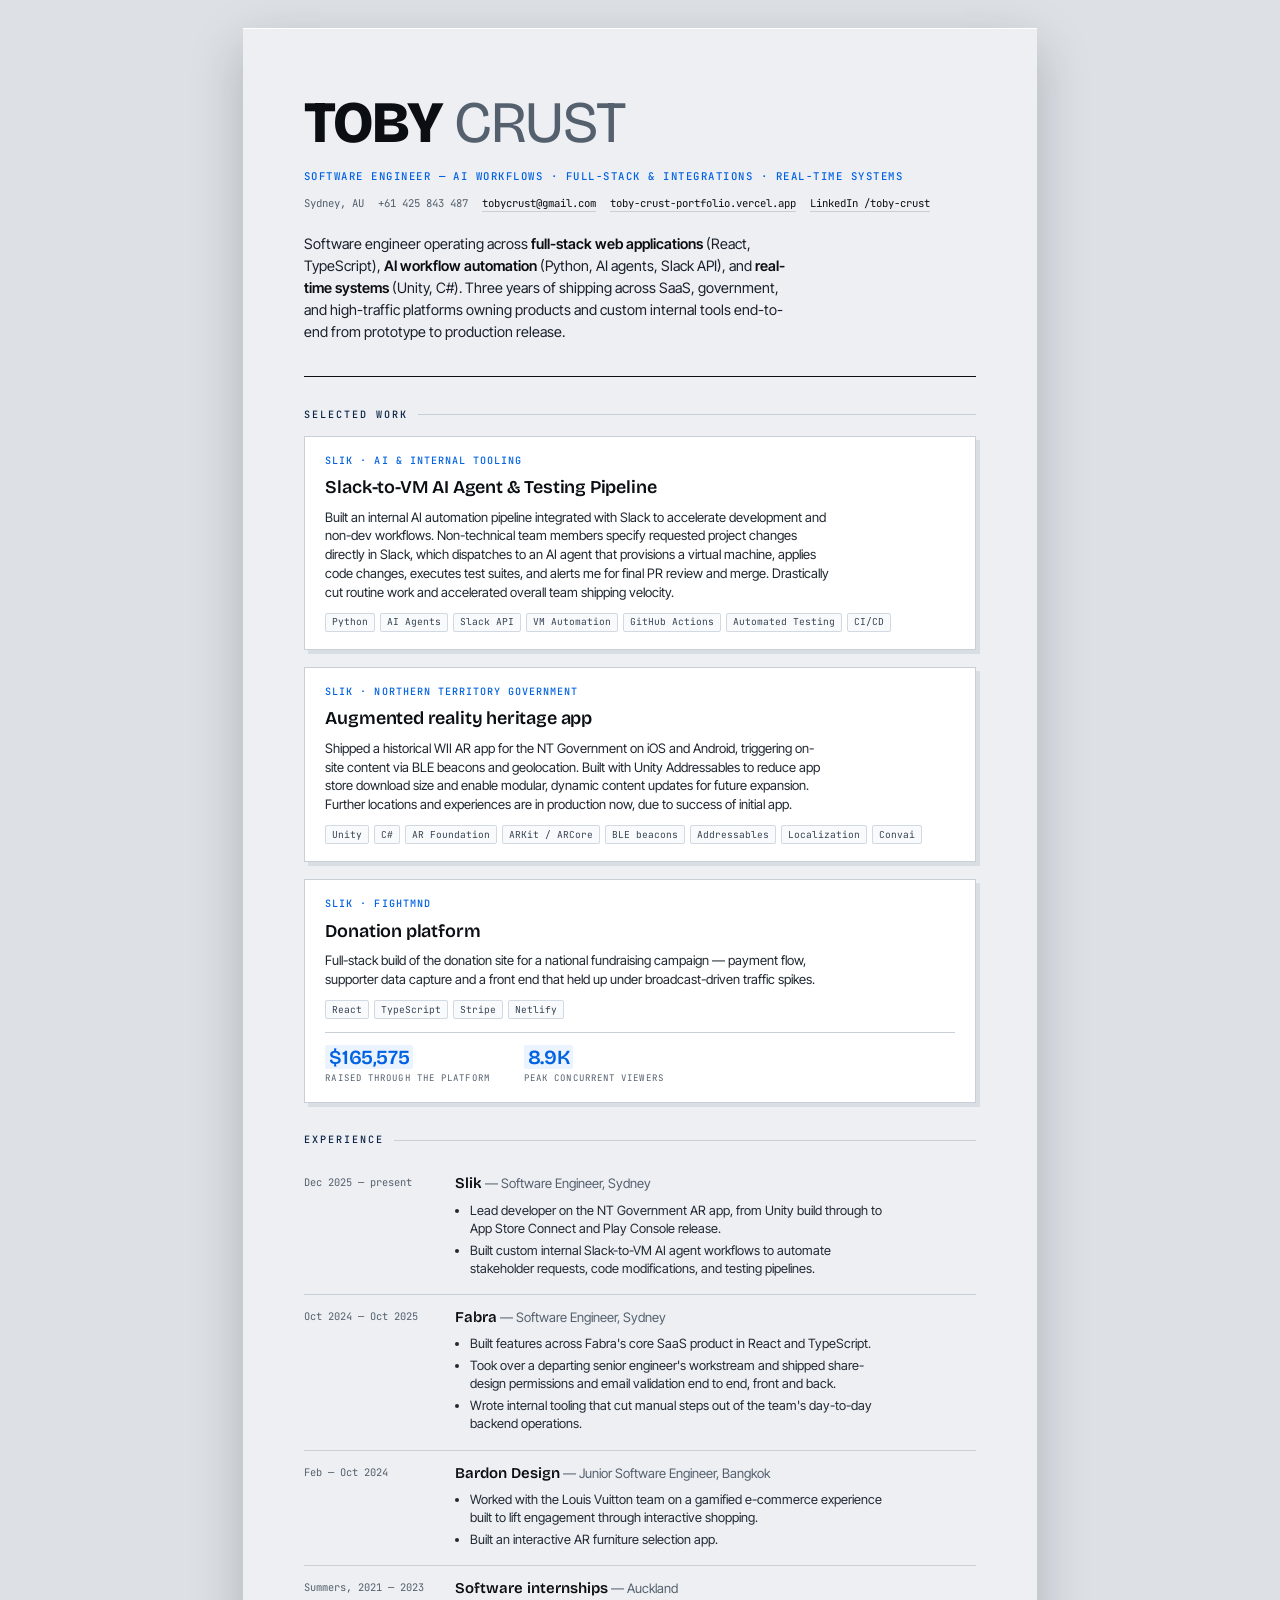
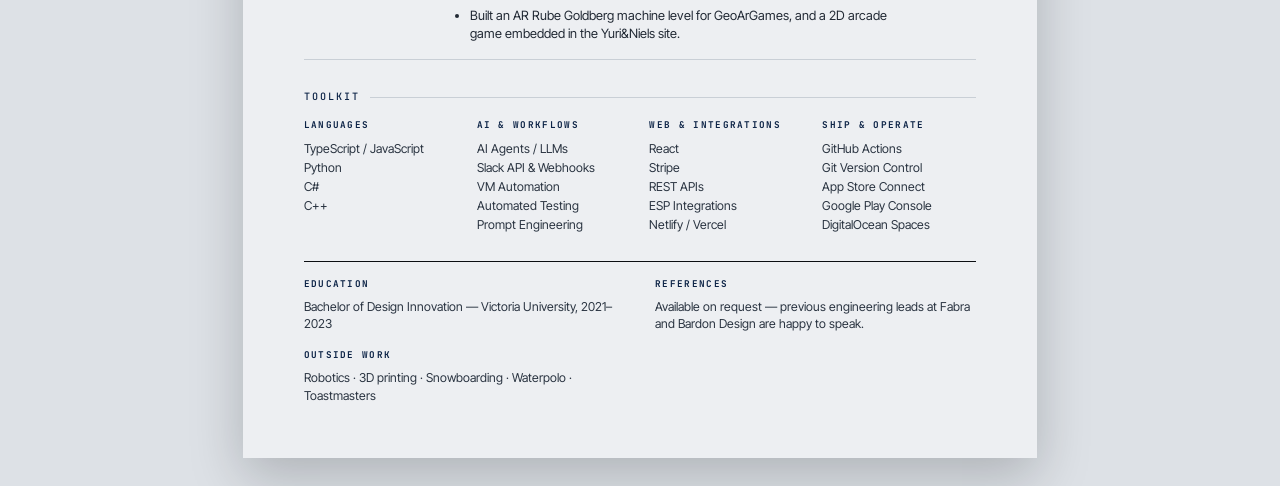
<file: index.html>
<!DOCTYPE html>
<html lang="en">

<head>
  <meta charset="utf-8">
  <meta name="viewport" content="width=device-width, initial-scale=1">
  <title>Toby Crust — CV</title>
  <link rel="preconnect" href="https://fonts.googleapis.com">
  <link rel="preconnect" href="https://fonts.gstatic.com" crossorigin>
  <link
    href="https://fonts.googleapis.com/css2?family=Bricolage+Grotesque:opsz,wght@12..96,400;12..96,600;12..96,800&family=Inter+Tight:wght@400;500;600&family=JetBrains+Mono:wght@400;500&display=swap"
    rel="stylesheet">
  <style>
    :root {
      --paper: #EDEFF2;
      --ink: #0B0E12;
      --ink-soft: #54606E;
      --rule: #C9CFD6;
      --accent: #0062E3;
      --accent-hover: #004FC4;
      --depth: #0D2447;
      --card-bg: #FFFFFF;
      --badge-bg: #EBF3FE;
      --badge-text: #0051BF;
    }

    * {
      box-sizing: border-box;
      margin: 0;
      padding: 0;
    }

    html {
      -webkit-text-size-adjust: 100%;
    }

    body {
      background: #DDE1E6;
      color: var(--ink);
      font-family: "Inter Tight", system-ui, -apple-system, Segoe UI, sans-serif;
      font-size: 10.2pt;
      line-height: 1.45;
      padding: 28px 16px;
    }

    .sheet {
      width: 210mm;
      min-height: 297mm;
      margin: 0 auto;
      background: var(--paper);
      padding: 18mm 16mm 14mm;
      box-shadow: 0 1px 0 #fff inset, 0 18px 50px rgba(11, 14, 18, .22);
      position: relative;
    }

    /* ---- signature: offset depth planes behind the name ---- */
    .mast {
      position: relative;
      padding-bottom: 9mm;
      margin-bottom: 7mm;
      border-bottom: 1.5px solid var(--ink);
    }

    .planes {
      position: absolute;
      inset: auto auto 12mm 0;
      width: 100%;
      height: 0;
    }

    .name {
      font-family: "Bricolage Grotesque", Impact, sans-serif;
      font-weight: 800;
      font-size: 44pt;
      line-height: .92;
      letter-spacing: -.02em;
      text-transform: uppercase;
      position: relative;
      display: inline-block;
    }

    .name .sur {
      font-weight: 400;
      color: var(--ink-soft);
    }

    .name::before,
    .name::after {
      content: attr(data-echo);
      position: absolute;
      left: 0;
      top: 0;
      z-index: -1;
      font-weight: 800;
      -webkit-text-stroke: 1px var(--rule);
      color: transparent;
    }

    .name::before {
      transform: translate(6px, 5px);
    }

    .name::after {
      transform: translate(12px, 10px);
      -webkit-text-stroke-color: #DCE0E5;
    }

    .tag {
      margin-top: 5mm;
      font-family: "JetBrains Mono", ui-monospace, monospace;
      font-size: 8pt;
      letter-spacing: .14em;
      text-transform: uppercase;
      color: var(--accent);
      font-weight: 500;
    }

    .contact {
      margin-top: 3mm;
      display: flex;
      flex-wrap: wrap;
      gap: 0 14px;
      font-family: "JetBrains Mono", ui-monospace, monospace;
      font-size: 8pt;
      color: var(--ink-soft);
    }

    .contact a {
      color: var(--ink);
      text-decoration: none;
      border-bottom: 1px solid var(--rule);
      transition: color 0.15s, border-color 0.15s;
    }

    .contact a:hover {
      color: var(--accent);
      border-color: var(--accent);
    }

    .lede {
      font-size: 10.8pt;
      line-height: 1.52;
      max-width: 62ch;
      margin-top: 5.5mm;
      color: #1a202c;
    }

    .lede b {
      font-weight: 600;
      color: var(--ink);
    }

    h2 {
      font-family: "JetBrains Mono", ui-monospace, monospace;
      font-size: 7.6pt;
      font-weight: 500;
      letter-spacing: .2em;
      text-transform: uppercase;
      color: var(--depth);
      display: flex;
      align-items: center;
      gap: 10px;
      margin: 8mm 0 3.5mm;
    }

    h2::after {
      content: "";
      flex: 1;
      height: 1px;
      background: var(--rule);
    }

    /* ---- project cards: stacked-plane shadow, echoing the depth idea ---- */
    .proj {
      position: relative;
      background: var(--card-bg);
      border: 1px solid var(--rule);
      padding: 4.5mm 5.5mm;
      margin-bottom: 4.5mm;
      box-shadow: 4px 4px 0 #D8DEE4;
      break-inside: avoid;
      page-break-inside: avoid;
    }

    .proj h3 {
      font-family: "Bricolage Grotesque", sans-serif;
      font-size: 13.5pt;
      font-weight: 600;
      letter-spacing: -.01em;
      color: var(--ink);
    }

    .proj .who {
      font-family: "JetBrains Mono", monospace;
      font-size: 7.6pt;
      letter-spacing: .1em;
      text-transform: uppercase;
      color: var(--accent);
      font-weight: 500;
      margin-bottom: 1.5mm;
    }

    .proj p {
      margin-top: 2mm;
      max-width: 63ch;
      font-size: 9.8pt;
      line-height: 1.44;
      color: #1e2630;
    }

    .stack {
      margin-top: 3mm;
      display: flex;
      flex-wrap: wrap;
      gap: 5px;
    }

    .stack span {
      font-family: "JetBrains Mono", monospace;
      font-size: 7.2pt;
      border: 1px solid #D1D9E2;
      background: #F8FAFC;
      padding: 1.5px 6px;
      color: #384554;
      border-radius: 2px;
    }

    .metrics {
      display: flex;
      gap: 9mm;
      margin-top: 3.5mm;
      border-top: 1px solid var(--rule);
      padding-top: 2.5mm;
    }

    .metric .n {
      font-family: "Bricolage Grotesque", sans-serif;
      font-size: 15pt;
      font-weight: 800;
      letter-spacing: -.02em;
      color: var(--accent);
    }

    .metric .l {
      font-family: "JetBrains Mono", monospace;
      font-size: 6.8pt;
      letter-spacing: .12em;
      text-transform: uppercase;
      color: var(--ink-soft);
    }

    .highlight {
      color: var(--accent);
      background: var(--badge-bg);
      padding: 0 4px;
      border-radius: 2px;
      font-weight: 600;
    }

    /* ---- roles ---- */
    .role {
      display: grid;
      grid-template-columns: 34mm 1fr;
      gap: 6mm;
      padding: 3.2mm 0;
      border-bottom: 1px solid var(--rule);
      break-inside: avoid;
    }

    .role:last-of-type {
      border-bottom: 0;
    }

    .role .when {
      font-family: "JetBrains Mono", monospace;
      font-size: 7.8pt;
      color: var(--ink-soft);
      padding-top: 2px;
    }

    .role .what strong {
      font-family: "Bricolage Grotesque", sans-serif;
      font-size: 11.2pt;
      font-weight: 600;
      color: var(--ink);
    }

    .role .what em {
      font-style: normal;
      color: var(--ink-soft);
      font-size: 9.8pt;
    }

    .role ul {
      margin: 1.8mm 0 0 4mm;
      max-width: 61ch;
      font-size: 9.6pt;
    }

    .role li {
      margin-bottom: 1mm;
      line-height: 1.42;
      color: #212934;
    }

    /* ---- skills ---- */
    .grid {
      display: grid;
      grid-template-columns: repeat(4, 1fr);
      gap: 5mm;
    }

    .grid h4 {
      font-family: "JetBrains Mono", monospace;
      font-size: 7pt;
      letter-spacing: .14em;
      text-transform: uppercase;
      color: var(--depth);
      margin-bottom: 2mm;
    }

    .grid ul {
      list-style: none;
      font-size: 9.2pt;
      line-height: 1.55;
      color: #2a3441;
    }

    .foot {
      display: grid;
      grid-template-columns: 1fr 1fr;
      gap: 8mm;
      margin-top: 7mm;
      padding-top: 4mm;
      border-top: 1.5px solid var(--ink);
      font-size: 9.2pt;
      color: #2a3441;
    }

    .foot h4 {
      font-family: "JetBrains Mono", monospace;
      font-size: 7pt;
      letter-spacing: .14em;
      text-transform: uppercase;
      color: var(--depth);
      margin-bottom: 2mm;
    }

    @media print {
      body {
        background: #fff;
        padding: 0;
      }

      .sheet {
        box-shadow: none;
        margin: 0;
        width: auto;
        min-height: 0;
        padding: 12mm 13mm;
      }

      a {
        color: var(--ink);
      }
    }

    @page {
      size: A4;
      margin: 0;
    }

    @media (max-width:820px) {
      .sheet {
        width: 100%;
        padding: 10mm 7mm;
      }

      .name {
        font-size: 32pt;
      }

      .grid {
        grid-template-columns: repeat(2, 1fr);
      }

      .role {
        grid-template-columns: 1fr;
        gap: 1mm;
      }

      .foot {
        grid-template-columns: 1fr;
      }
    }
  </style>
</head>

<body>
  <div class="sheet">

    <header class="mast">
      <div class="name" data-echo="Toby Crust">Toby <span class="sur">Crust</span></div>
      <div class="tag">Software Engineer — AI Workflows · Full-Stack &amp; Integrations · Real-Time Systems</div>
      <div class="contact">
        <span>Sydney, AU</span>
        <span>+61 425 843 487</span>
        <a href="mailto:tobycrust@gmail.com">tobycrust@gmail.com</a>
        <a href="https://toby-crust-portfolio.vercel.app" target="_blank">toby-crust-portfolio.vercel.app</a>
        <a href="https://www.linkedin.com/in/toby-crust-a6a2a2245/" target="_blank">LinkedIn /toby-crust</a>
      </div>
      <p class="lede">Software engineer operating across <b>full-stack web applications</b> (React, TypeScript),
        <b>AI workflow automation</b> (Python, AI agents, Slack API), and <b>real-time systems</b> (Unity, C#). Three
        years of shipping across SaaS, government, and high-traffic platforms owning products and custom internal tools
        end-to-end from prototype to production release.
      </p>
    </header>

    <h2>Selected work</h2>

    <article class="proj">
      <div class="who">Slik · AI &amp; Internal Tooling</div>
      <h3>Slack-to-VM AI Agent &amp; Testing Pipeline</h3>
      <p>Built an internal AI automation pipeline integrated with Slack to accelerate development and non-dev workflows.
        Non-technical team members specify requested project changes directly in Slack, which dispatches to an AI agent
        that provisions a virtual machine, applies code changes, executes test suites, and alerts me for final PR review
        and merge. Drastically cut routine work and accelerated overall team shipping velocity.</p>
      <div class="stack"><span>Python</span><span>AI Agents</span><span>Slack API</span><span>VM
          Automation</span><span>GitHub Actions</span><span>Automated Testing</span><span>CI/CD</span></div>
    </article>

    <article class="proj">
      <div class="who">Slik · Northern Territory Government</div>
      <h3>Augmented reality heritage app</h3>
      <p>Shipped a historical WII AR app for the NT Government on iOS and Android, triggering on-site content via BLE
        beacons and geolocation. Built with Unity Addressables to reduce app store download size and enable modular,
        dynamic content updates for future expansion. Further locations and experiences are in production now, due to
        success of initial app.</p>
      <div class="stack"><span>Unity</span><span>C#</span><span>AR Foundation</span><span>ARKit / ARCore</span><span>BLE
          beacons</span><span>Addressables</span><span>Localization</span><span>Convai</span></div>
    </article>

    <article class="proj">
      <div class="who">Slik · FightMND</div>
      <h3>Donation platform</h3>
      <p>Full-stack build of the donation site for a national fundraising campaign — payment flow, supporter data
        capture and a front end that held up under broadcast-driven traffic spikes.</p>
      <div class="stack"><span>React</span><span>TypeScript</span><span>Stripe</span><span>Netlify</span></div>
      <div class="metrics">
        <div class="metric">
          <div class="n"><span class="highlight">$165,575</span></div>
          <div class="l">Raised through the platform</div>
        </div>
        <div class="metric">
          <div class="n"><span class="highlight">8.9K</span></div>
          <div class="l">Peak concurrent viewers</div>
        </div>
      </div>
    </article>

    <h2>Experience</h2>

    <div class="role">
      <div class="when">Dec 2025 — present</div>
      <div class="what">
        <strong>Slik</strong> <em>— Software Engineer, Sydney</em>
        <ul>
          <li>Lead developer on the NT Government AR app, from Unity build through to App Store Connect and Play Console
            release.</li>
          <li>Built custom internal Slack-to-VM AI agent workflows to automate stakeholder requests, code modifications,
            and testing pipelines.</li>
        </ul>
      </div>
    </div>

    <div class="role">
      <div class="when">Oct 2024 — Oct 2025</div>
      <div class="what">
        <strong>Fabra</strong> <em>— Software Engineer, Sydney</em>
        <ul>
          <li>Built features across Fabra's core SaaS product in React and TypeScript.</li>
          <li>Took over a departing senior engineer's workstream and shipped share-design permissions and email
            validation end to end, front and back.</li>
          <li>Wrote internal tooling that cut manual steps out of the team's day-to-day backend operations.</li>
        </ul>
      </div>
    </div>

    <div class="role">
      <div class="when">Feb — Oct 2024</div>
      <div class="what">
        <strong>Bardon Design</strong> <em>— Junior Software Engineer, Bangkok</em>
        <ul>
          <li>Worked with the Louis Vuitton team on a gamified e-commerce experience built to lift engagement through
            interactive shopping.</li>
          <li>Built an interactive AR furniture selection app.</li>
        </ul>
      </div>
    </div>

    <div class="role">
      <div class="when">Summers, 2021 — 2023</div>
      <div class="what">
        <strong>Software internships</strong> <em>— Auckland</em>
        <ul>
          <li>Built an AR Rube Goldberg machine level for GeoArGames, and a 2D arcade game embedded in the
            Yuri&amp;Niels site.</li>
        </ul>
      </div>
    </div>

    <h2>Toolkit</h2>
    <div class="grid">
      <div>
        <h4>Languages</h4>
        <ul>
          <li>TypeScript / JavaScript</li>
          <li>Python</li>
          <li>C#</li>
          <li>C++</li>
        </ul>
      </div>
      <div>
        <h4>AI &amp; Workflows</h4>
        <ul>
          <li>AI Agents / LLMs</li>
          <li>Slack API &amp; Webhooks</li>
          <li>VM Automation</li>
          <li>Automated Testing</li>
          <li>Prompt Engineering</li>
        </ul>
      </div>
      <div>
        <h4>Web &amp; Integrations</h4>
        <ul>
          <li>React</li>
          <li>Stripe</li>
          <li>REST APIs</li>
          <li>ESP Integrations</li>
          <li>Netlify / Vercel</li>
        </ul>
      </div>
      <div>
        <h4>Ship &amp; Operate</h4>
        <ul>
          <li>GitHub Actions</li>
          <li>Git Version Control</li>
          <li>App Store Connect</li>
          <li>Google Play Console</li>
          <li>DigitalOcean Spaces</li>
        </ul>
      </div>
    </div>

    <div class="foot">
      <div>
        <h4>Education</h4>
        Bachelor of Design Innovation — Victoria University, 2021–2023
        <h4 style="margin-top:4mm">Outside work</h4>
        Robotics · 3D printing · Snowboarding · Waterpolo · Toastmasters
      </div>
      <div>
        <h4>References</h4>
        Available on request — previous engineering leads at Fabra and Bardon Design are happy to speak.
      </div>
    </div>

  </div>
</body>

</html>
</file>
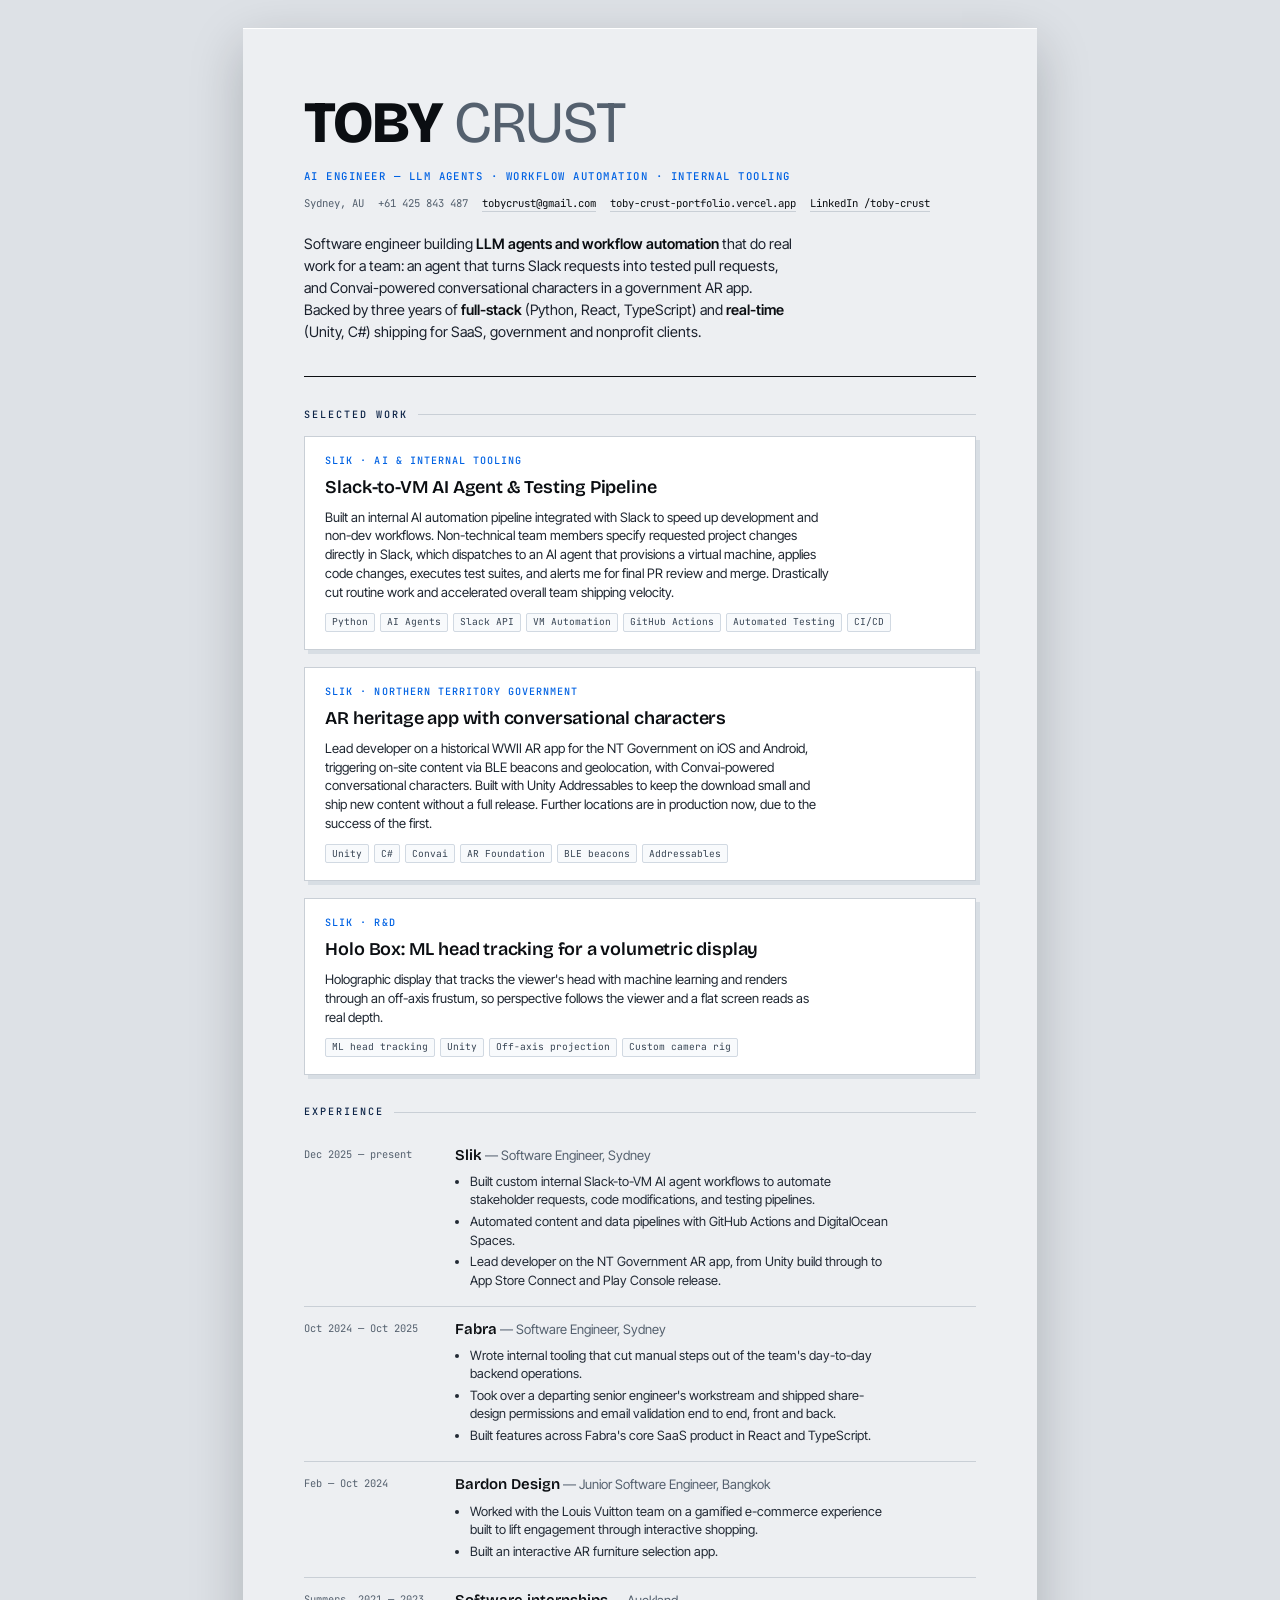
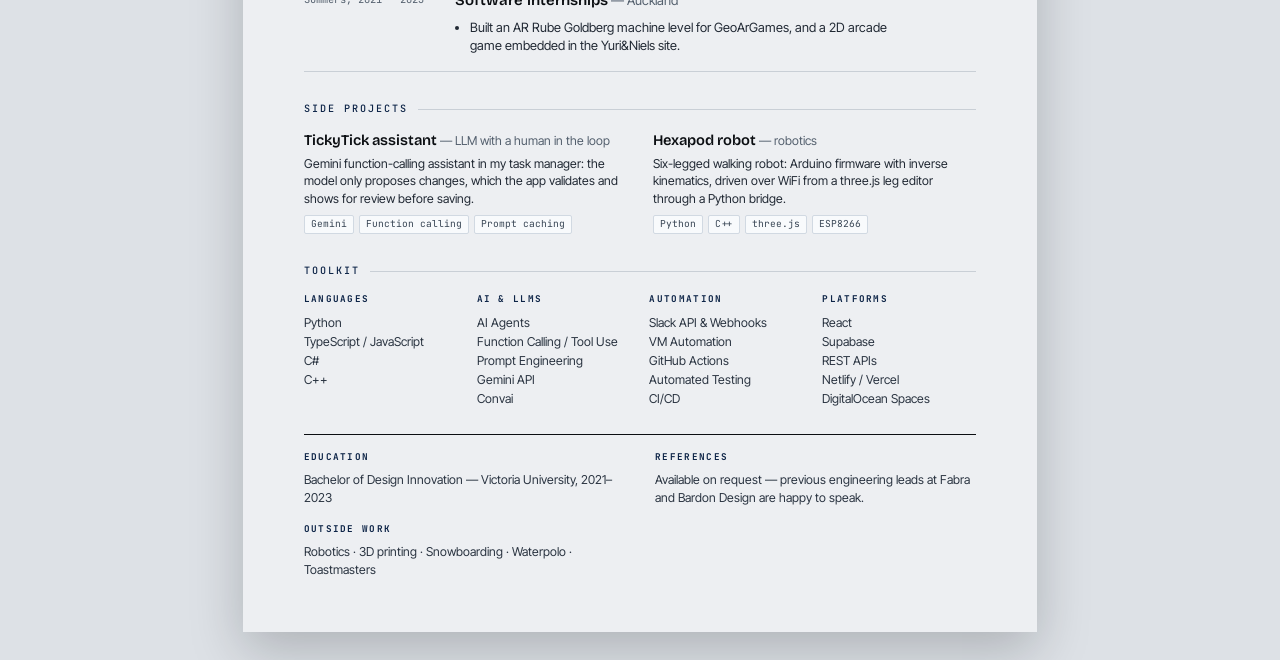
<file: profiles/ai-engineer.html>
<!DOCTYPE html>
<html lang="en">

<head>
  <meta charset="utf-8">
  <meta name="viewport" content="width=device-width, initial-scale=1">
  <title>Toby Crust — CV · AI Engineer</title>
  <link rel="preconnect" href="https://fonts.googleapis.com">
  <link rel="preconnect" href="https://fonts.gstatic.com" crossorigin>
  <link
    href="https://fonts.googleapis.com/css2?family=Bricolage+Grotesque:opsz,wght@12..96,400;12..96,600;12..96,800&family=Inter+Tight:wght@400;500;600&family=JetBrains+Mono:wght@400;500&display=swap"
    rel="stylesheet">
  <link rel="stylesheet" href="../cv.css">
</head>

<body>
  <div class="sheet">

    <header class="mast">
      <div class="name" data-echo="Toby Crust">Toby <span class="sur">Crust</span></div>
      <div class="tag">AI Engineer — LLM Agents · Workflow Automation · Internal Tooling</div>
      <div class="contact">
        <span>Sydney, AU</span>
        <span>+61 425 843 487</span>
        <a href="mailto:tobycrust@gmail.com">tobycrust@gmail.com</a>
        <a href="https://toby-crust-portfolio.vercel.app" target="_blank">toby-crust-portfolio.vercel.app</a>
        <a href="https://www.linkedin.com/in/toby-crust-a6a2a2245/" target="_blank">LinkedIn /toby-crust</a>
      </div>
      <p class="lede">Software engineer building <b>LLM agents and workflow automation</b> that do real work for a
        team: an agent that turns Slack requests into tested pull requests, and Convai-powered conversational
        characters in a government AR app. Backed by three years of <b>full-stack</b> (Python, React,
        TypeScript) and <b>real-time</b> (Unity, C#) shipping for SaaS, government and nonprofit clients.
      </p>
    </header>

    <h2>Selected work</h2>

    <article class="proj">
      <div class="who">Slik · AI &amp; Internal Tooling</div>
      <h3>Slack-to-VM AI Agent &amp; Testing Pipeline</h3>
      <p>Built an internal AI automation pipeline integrated with Slack to speed up development and non-dev workflows.
        Non-technical team members specify requested project changes directly in Slack, which dispatches to an AI agent
        that provisions a virtual machine, applies code changes, executes test suites, and alerts me for final PR review
        and merge. Drastically cut routine work and accelerated overall team shipping velocity.</p>
      <div class="stack"><span>Python</span><span>AI Agents</span><span>Slack API</span><span>VM
          Automation</span><span>GitHub Actions</span><span>Automated Testing</span><span>CI/CD</span></div>
    </article>

    <article class="proj">
      <div class="who">Slik · Northern Territory Government</div>
      <h3>AR heritage app with conversational characters</h3>
      <p>Lead developer on a historical WWII AR app for the NT Government on iOS and Android, triggering on-site
        content via BLE beacons and geolocation, with Convai-powered conversational characters. Built with Unity
        Addressables to keep the download small and ship new content without a full release. Further locations are in
        production now, due to the success of the first.</p>
      <div class="stack"><span>Unity</span><span>C#</span><span>Convai</span><span>AR Foundation</span><span>BLE
          beacons</span><span>Addressables</span></div>
    </article>

    <article class="proj">
      <div class="who">Slik · R&amp;D</div>
      <h3>Holo Box: ML head tracking for a volumetric display</h3>
      <p>Holographic display that tracks the viewer's head with machine learning and renders through an off-axis
        frustum, so perspective follows the viewer and a flat screen reads as real depth.</p>
      <div class="stack"><span>ML head tracking</span><span>Unity</span><span>Off-axis projection</span><span>Custom
          camera rig</span></div>
    </article>

    <h2>Experience</h2>

    <div class="role">
      <div class="when">Dec 2025 — present</div>
      <div class="what">
        <strong>Slik</strong> <em>— Software Engineer, Sydney</em>
        <ul>
          <li>Built custom internal Slack-to-VM AI agent workflows to automate stakeholder requests, code modifications,
            and testing pipelines.</li>
          <li>Automated content and data pipelines with GitHub Actions and DigitalOcean Spaces.</li>
          <li>Lead developer on the NT Government AR app, from Unity build through to App Store Connect and Play Console
            release.</li>
        </ul>
      </div>
    </div>

    <div class="role">
      <div class="when">Oct 2024 — Oct 2025</div>
      <div class="what">
        <strong>Fabra</strong> <em>— Software Engineer, Sydney</em>
        <ul>
          <li>Wrote internal tooling that cut manual steps out of the team's day-to-day backend operations.</li>
          <li>Took over a departing senior engineer's workstream and shipped share-design permissions and email
            validation end to end, front and back.</li>
          <li>Built features across Fabra's core SaaS product in React and TypeScript.</li>
        </ul>
      </div>
    </div>

    <div class="role">
      <div class="when">Feb — Oct 2024</div>
      <div class="what">
        <strong>Bardon Design</strong> <em>— Junior Software Engineer, Bangkok</em>
        <ul>
          <li>Worked with the Louis Vuitton team on a gamified e-commerce experience built to lift engagement through
            interactive shopping.</li>
          <li>Built an interactive AR furniture selection app.</li>
        </ul>
      </div>
    </div>

    <div class="role">
      <div class="when">Summers, 2021 — 2023</div>
      <div class="what">
        <strong>Software internships</strong> <em>— Auckland</em>
        <ul>
          <li>Built an AR Rube Goldberg machine level for GeoArGames, and a 2D arcade game embedded in the
            Yuri&amp;Niels site.</li>
        </ul>
      </div>
    </div>

    <h2>Side projects</h2>
    <div class="side">
      <div>
        <strong>TickyTick assistant</strong> <em>— LLM with a human in the loop</em>
        <p>Gemini function-calling assistant in my task manager: the model only proposes changes, which the app
          validates and shows for review before saving.</p>
        <div class="stack"><span>Gemini</span><span>Function calling</span><span>Prompt caching</span></div>
      </div>
      <div>
        <strong>Hexapod robot</strong> <em>— robotics</em>
        <p>Six-legged walking robot: Arduino firmware with inverse kinematics, driven over WiFi from a three.js leg
          editor through a Python bridge.</p>
        <div class="stack"><span>Python</span><span>C++</span><span>three.js</span><span>ESP8266</span></div>
      </div>
    </div>

    <h2>Toolkit</h2>
    <div class="grid">
      <div>
        <h4>Languages</h4>
        <ul>
          <li>Python</li>
          <li>TypeScript / JavaScript</li>
          <li>C#</li>
          <li>C++</li>
        </ul>
      </div>
      <div>
        <h4>AI &amp; LLMs</h4>
        <ul>
          <li>AI Agents</li>
          <li>Function Calling / Tool Use</li>
          <li>Prompt Engineering</li>
          <li>Gemini API</li>
          <li>Convai</li>
        </ul>
      </div>
      <div>
        <h4>Automation</h4>
        <ul>
          <li>Slack API &amp; Webhooks</li>
          <li>VM Automation</li>
          <li>GitHub Actions</li>
          <li>Automated Testing</li>
          <li>CI/CD</li>
        </ul>
      </div>
      <div>
        <h4>Platforms</h4>
        <ul>
          <li>React</li>
          <li>Supabase</li>
          <li>REST APIs</li>
          <li>Netlify / Vercel</li>
          <li>DigitalOcean Spaces</li>
        </ul>
      </div>
    </div>

    <div class="foot">
      <div>
        <h4>Education</h4>
        Bachelor of Design Innovation — Victoria University, 2021–2023
        <h4 style="margin-top:4mm">Outside work</h4>
        Robotics · 3D printing · Snowboarding · Waterpolo · Toastmasters
      </div>
      <div>
        <h4>References</h4>
        Available on request — previous engineering leads at Fabra and Bardon Design are happy to speak.
      </div>
    </div>

  </div>
</body>

</html>
</file>
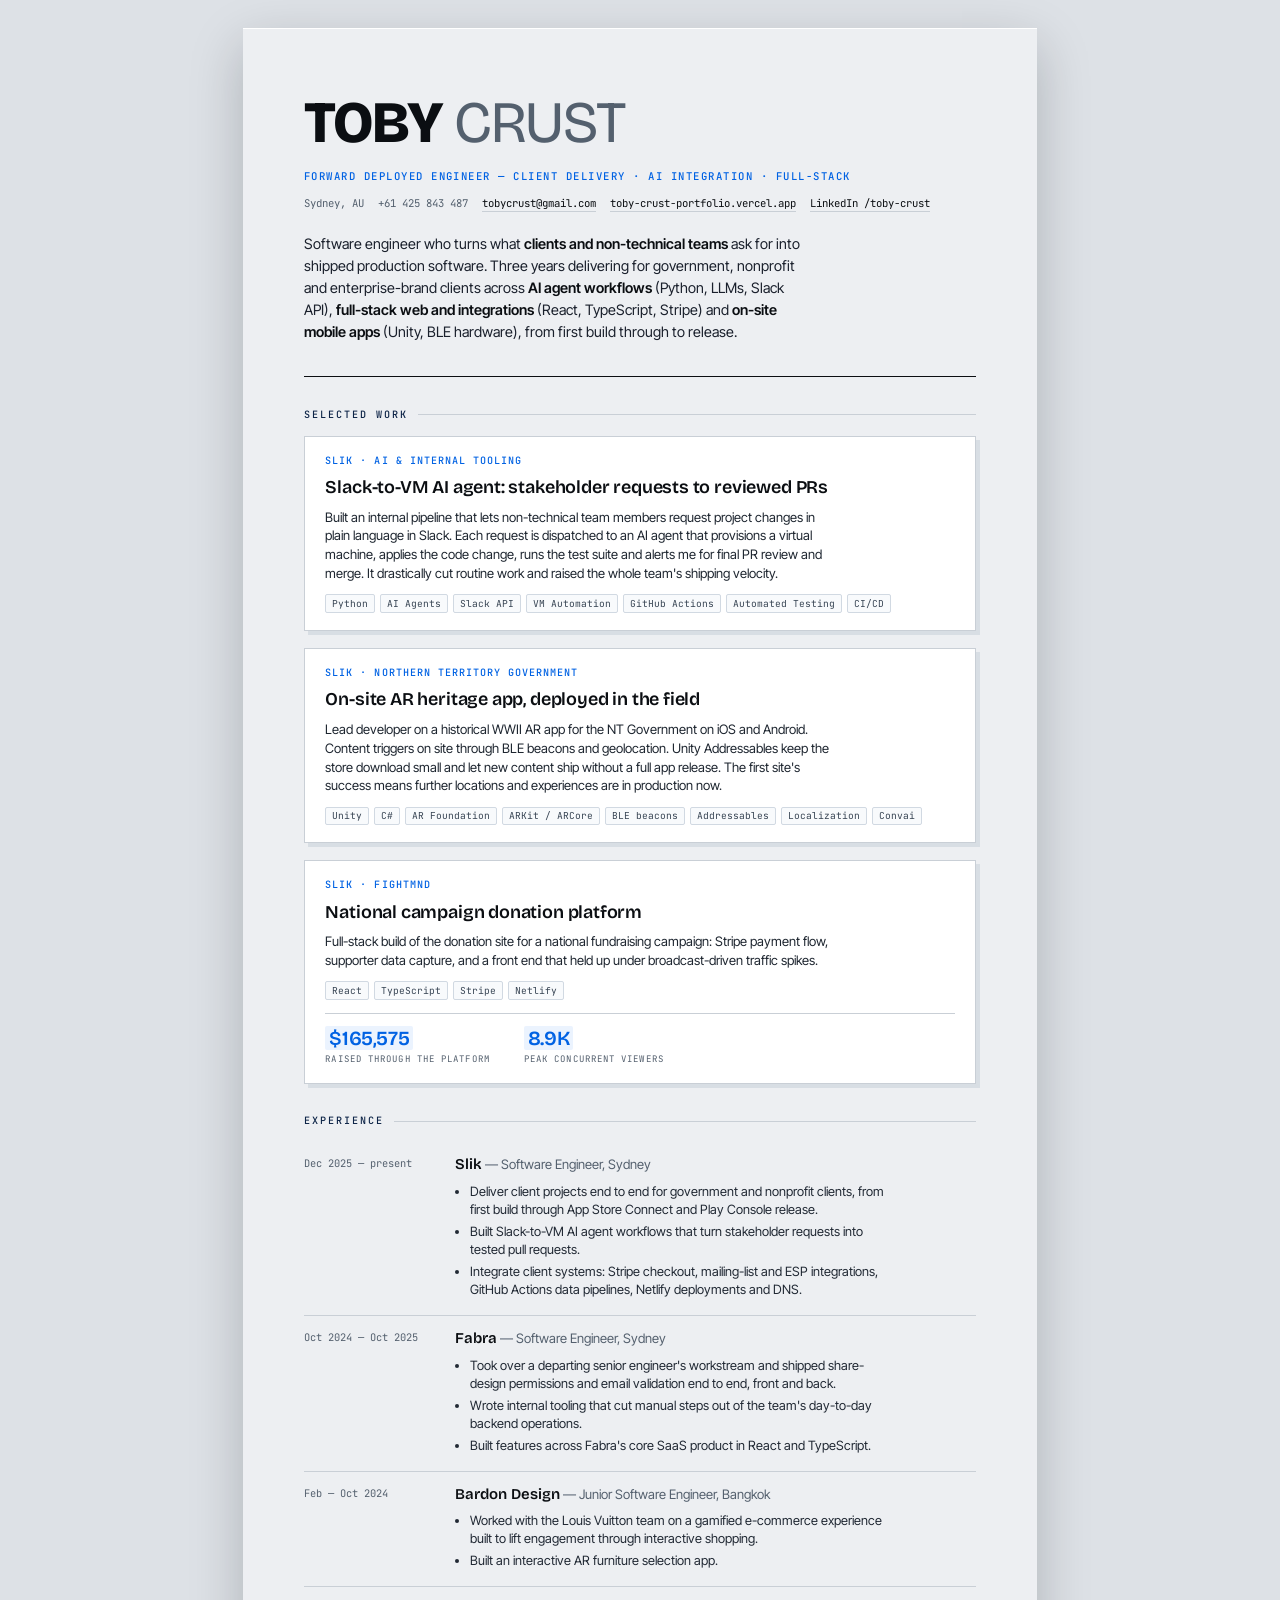
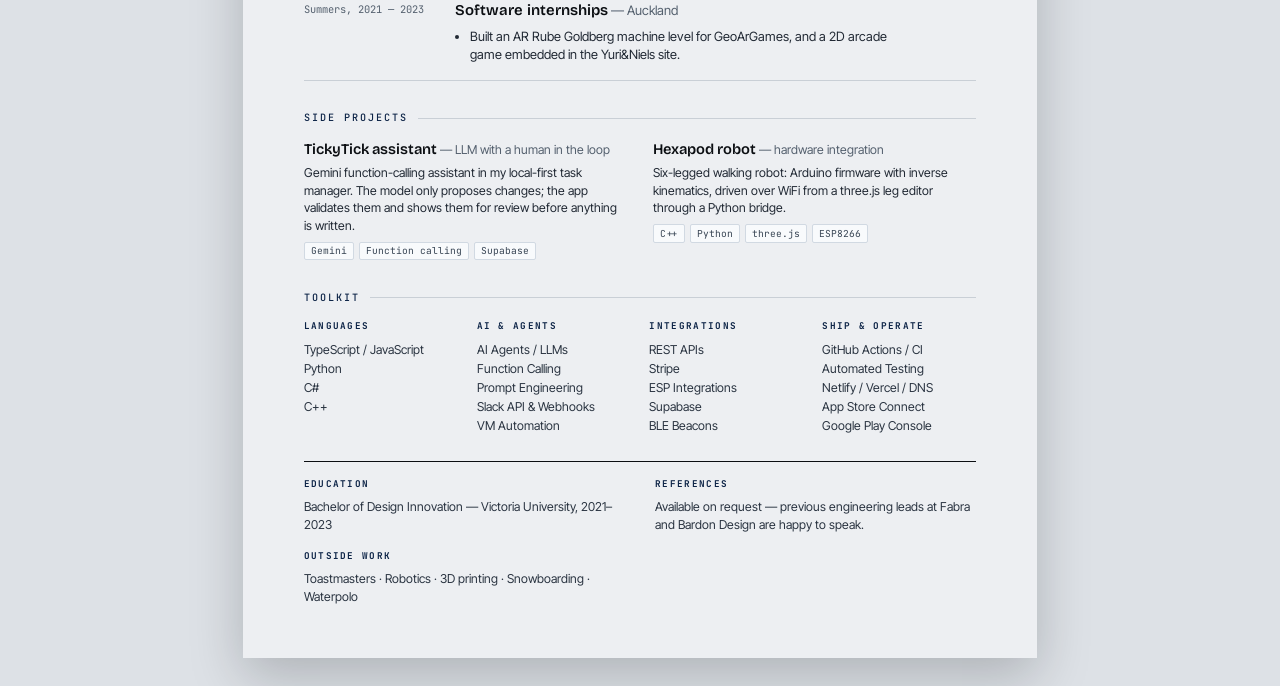
<file: profiles/forward-deployed-engineer.html>
<!DOCTYPE html>
<html lang="en">

<head>
  <meta charset="utf-8">
  <meta name="viewport" content="width=device-width, initial-scale=1">
  <title>Toby Crust — CV · Forward Deployed Engineer</title>
  <link rel="preconnect" href="https://fonts.googleapis.com">
  <link rel="preconnect" href="https://fonts.gstatic.com" crossorigin>
  <link
    href="https://fonts.googleapis.com/css2?family=Bricolage+Grotesque:opsz,wght@12..96,400;12..96,600;12..96,800&family=Inter+Tight:wght@400;500;600&family=JetBrains+Mono:wght@400;500&display=swap"
    rel="stylesheet">
  <link rel="stylesheet" href="../cv.css">
</head>

<body>
  <div class="sheet">

    <header class="mast">
      <div class="name" data-echo="Toby Crust">Toby <span class="sur">Crust</span></div>
      <div class="tag">Forward Deployed Engineer — Client Delivery · AI Integration · Full-Stack</div>
      <div class="contact">
        <span>Sydney, AU</span>
        <span>+61 425 843 487</span>
        <a href="mailto:tobycrust@gmail.com">tobycrust@gmail.com</a>
        <a href="https://toby-crust-portfolio.vercel.app" target="_blank">toby-crust-portfolio.vercel.app</a>
        <a href="https://www.linkedin.com/in/toby-crust-a6a2a2245/" target="_blank">LinkedIn /toby-crust</a>
      </div>
      <p class="lede">Software engineer who turns what <b>clients and non-technical teams</b> ask for into shipped
        production software. Three years delivering for government, nonprofit and enterprise-brand clients across
        <b>AI agent workflows</b> (Python, LLMs, Slack API), <b>full-stack web and integrations</b> (React, TypeScript,
        Stripe) and <b>on-site mobile apps</b> (Unity, BLE hardware), from first build through to release.
      </p>
    </header>

    <h2>Selected work</h2>

    <article class="proj">
      <div class="who">Slik · AI &amp; Internal Tooling</div>
      <h3>Slack-to-VM AI agent: stakeholder requests to reviewed PRs</h3>
      <p>Built an internal pipeline that lets non-technical team members request project changes in plain language in
        Slack. Each request is dispatched to an AI agent that provisions a virtual machine, applies the code change,
        runs the test suite and alerts me for final PR review and merge. It drastically cut routine work and raised the
        whole team's shipping velocity.</p>
      <div class="stack"><span>Python</span><span>AI Agents</span><span>Slack API</span><span>VM
          Automation</span><span>GitHub Actions</span><span>Automated Testing</span><span>CI/CD</span></div>
    </article>

    <article class="proj">
      <div class="who">Slik · Northern Territory Government</div>
      <h3>On-site AR heritage app, deployed in the field</h3>
      <p>Lead developer on a historical WWII AR app for the NT Government on iOS and Android. Content triggers on site
        through BLE beacons and geolocation. Unity Addressables keep the store download small and let new content ship
        without a full app release. The first site's success means further locations and experiences are in
        production now.</p>
      <div class="stack"><span>Unity</span><span>C#</span><span>AR Foundation</span><span>ARKit / ARCore</span><span>BLE
          beacons</span><span>Addressables</span><span>Localization</span><span>Convai</span></div>
    </article>

    <article class="proj">
      <div class="who">Slik · FightMND</div>
      <h3>National campaign donation platform</h3>
      <p>Full-stack build of the donation site for a national fundraising campaign: Stripe payment flow, supporter data
        capture, and a front end that held up under broadcast-driven traffic spikes.</p>
      <div class="stack"><span>React</span><span>TypeScript</span><span>Stripe</span><span>Netlify</span></div>
      <div class="metrics">
        <div class="metric">
          <div class="n"><span class="highlight">$165,575</span></div>
          <div class="l">Raised through the platform</div>
        </div>
        <div class="metric">
          <div class="n"><span class="highlight">8.9K</span></div>
          <div class="l">Peak concurrent viewers</div>
        </div>
      </div>
    </article>

    <h2>Experience</h2>

    <div class="role">
      <div class="when">Dec 2025 — present</div>
      <div class="what">
        <strong>Slik</strong> <em>— Software Engineer, Sydney</em>
        <ul>
          <li>Deliver client projects end to end for government and nonprofit clients, from first build through App
            Store Connect and Play Console release.</li>
          <li>Built Slack-to-VM AI agent workflows that turn stakeholder requests into tested pull requests.</li>
          <li>Integrate client systems: Stripe checkout, mailing-list and ESP integrations, GitHub Actions data
            pipelines, Netlify deployments and DNS.</li>
        </ul>
      </div>
    </div>

    <div class="role">
      <div class="when">Oct 2024 — Oct 2025</div>
      <div class="what">
        <strong>Fabra</strong> <em>— Software Engineer, Sydney</em>
        <ul>
          <li>Took over a departing senior engineer's workstream and shipped share-design permissions and email
            validation end to end, front and back.</li>
          <li>Wrote internal tooling that cut manual steps out of the team's day-to-day backend operations.</li>
          <li>Built features across Fabra's core SaaS product in React and TypeScript.</li>
        </ul>
      </div>
    </div>

    <div class="role">
      <div class="when">Feb — Oct 2024</div>
      <div class="what">
        <strong>Bardon Design</strong> <em>— Junior Software Engineer, Bangkok</em>
        <ul>
          <li>Worked with the Louis Vuitton team on a gamified e-commerce experience built to lift engagement through
            interactive shopping.</li>
          <li>Built an interactive AR furniture selection app.</li>
        </ul>
      </div>
    </div>

    <div class="role">
      <div class="when">Summers, 2021 — 2023</div>
      <div class="what">
        <strong>Software internships</strong> <em>— Auckland</em>
        <ul>
          <li>Built an AR Rube Goldberg machine level for GeoArGames, and a 2D arcade game embedded in the
            Yuri&amp;Niels site.</li>
        </ul>
      </div>
    </div>

    <h2>Side projects</h2>
    <div class="side">
      <div>
        <strong>TickyTick assistant</strong> <em>— LLM with a human in the loop</em>
        <p>Gemini function-calling assistant in my local-first task manager. The model only proposes changes; the app
          validates them and shows them for review before anything is written.</p>
        <div class="stack"><span>Gemini</span><span>Function calling</span><span>Supabase</span></div>
      </div>
      <div>
        <strong>Hexapod robot</strong> <em>— hardware integration</em>
        <p>Six-legged walking robot: Arduino firmware with inverse kinematics, driven over WiFi from a three.js leg
          editor through a Python bridge.</p>
        <div class="stack"><span>C++</span><span>Python</span><span>three.js</span><span>ESP8266</span></div>
      </div>
    </div>

    <h2>Toolkit</h2>
    <div class="grid">
      <div>
        <h4>Languages</h4>
        <ul>
          <li>TypeScript / JavaScript</li>
          <li>Python</li>
          <li>C#</li>
          <li>C++</li>
        </ul>
      </div>
      <div>
        <h4>AI &amp; Agents</h4>
        <ul>
          <li>AI Agents / LLMs</li>
          <li>Function Calling</li>
          <li>Prompt Engineering</li>
          <li>Slack API &amp; Webhooks</li>
          <li>VM Automation</li>
        </ul>
      </div>
      <div>
        <h4>Integrations</h4>
        <ul>
          <li>REST APIs</li>
          <li>Stripe</li>
          <li>ESP Integrations</li>
          <li>Supabase</li>
          <li>BLE Beacons</li>
        </ul>
      </div>
      <div>
        <h4>Ship &amp; Operate</h4>
        <ul>
          <li>GitHub Actions / CI</li>
          <li>Automated Testing</li>
          <li>Netlify / Vercel / DNS</li>
          <li>App Store Connect</li>
          <li>Google Play Console</li>
        </ul>
      </div>
    </div>

    <div class="foot">
      <div>
        <h4>Education</h4>
        Bachelor of Design Innovation — Victoria University, 2021–2023
        <h4 style="margin-top:4mm">Outside work</h4>
        Toastmasters · Robotics · 3D printing · Snowboarding · Waterpolo
      </div>
      <div>
        <h4>References</h4>
        Available on request — previous engineering leads at Fabra and Bardon Design are happy to speak.
      </div>
    </div>

  </div>
</body>

</html>
</file>
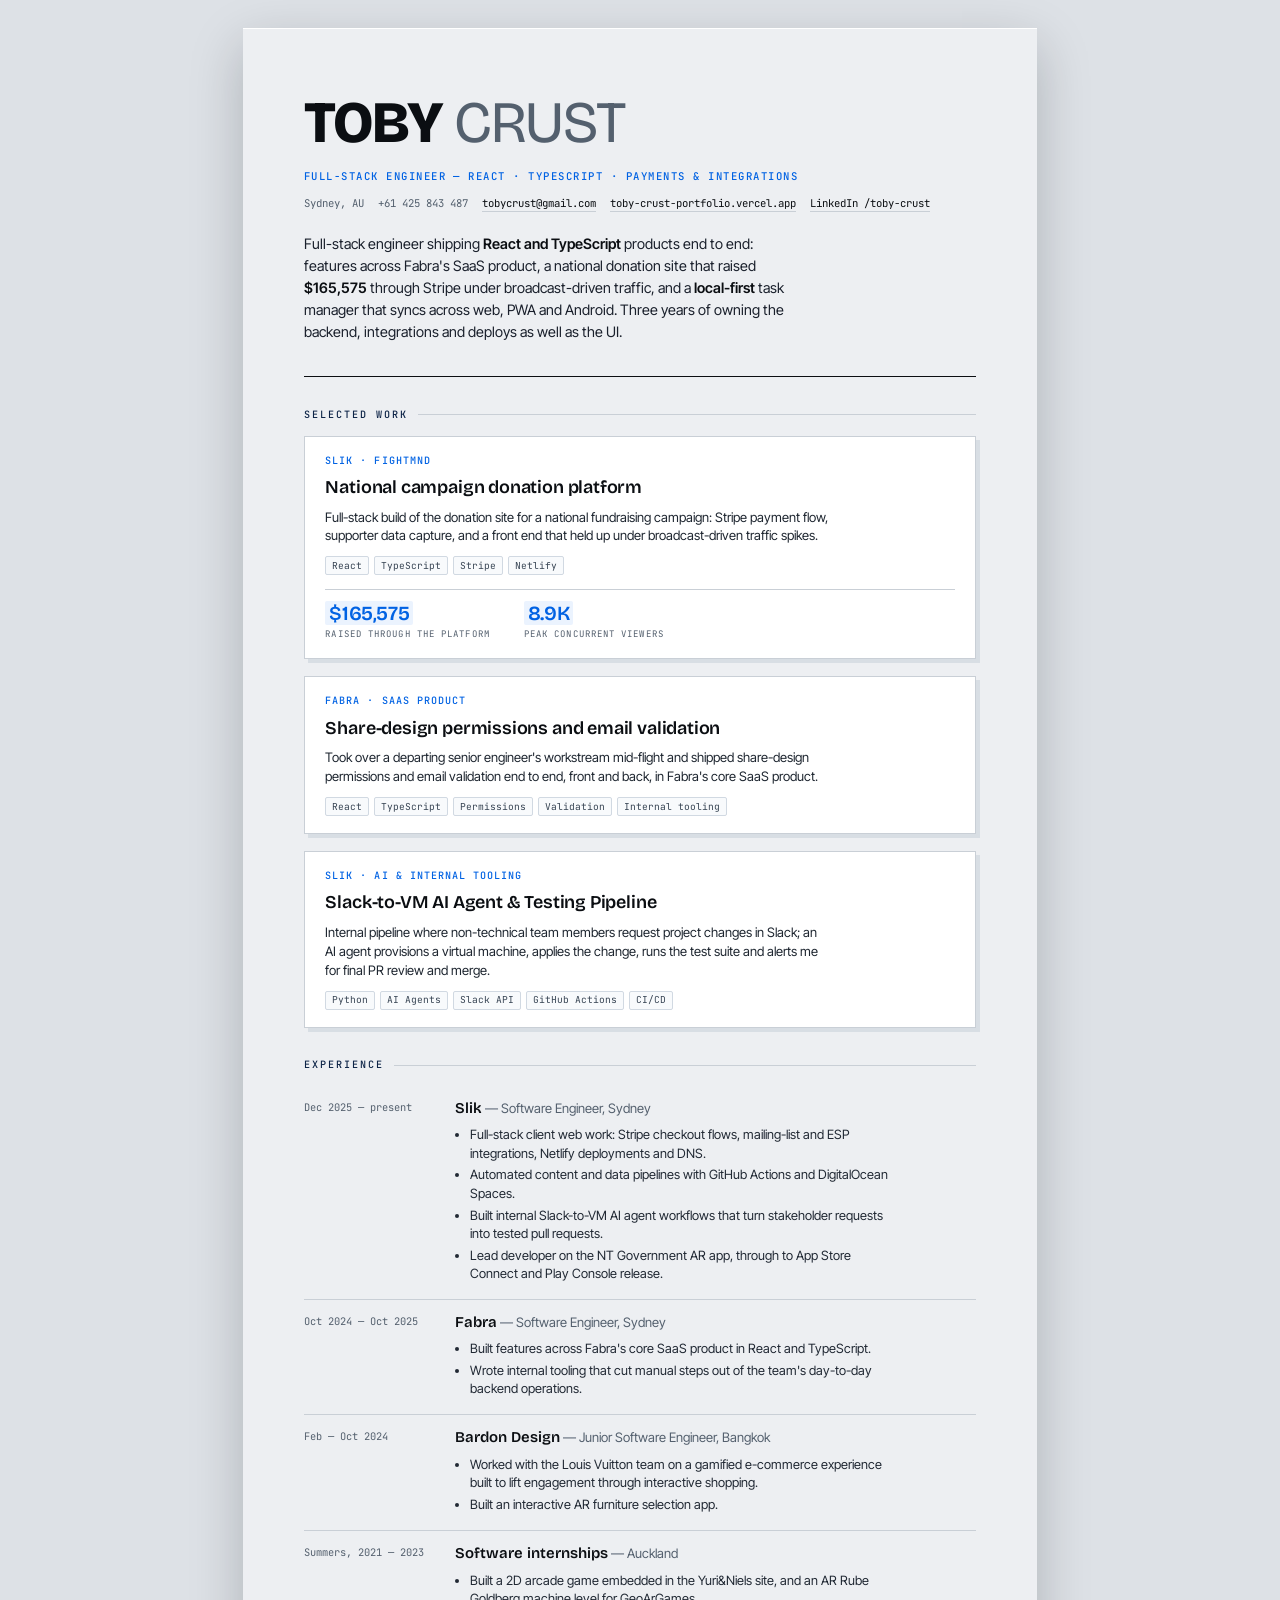
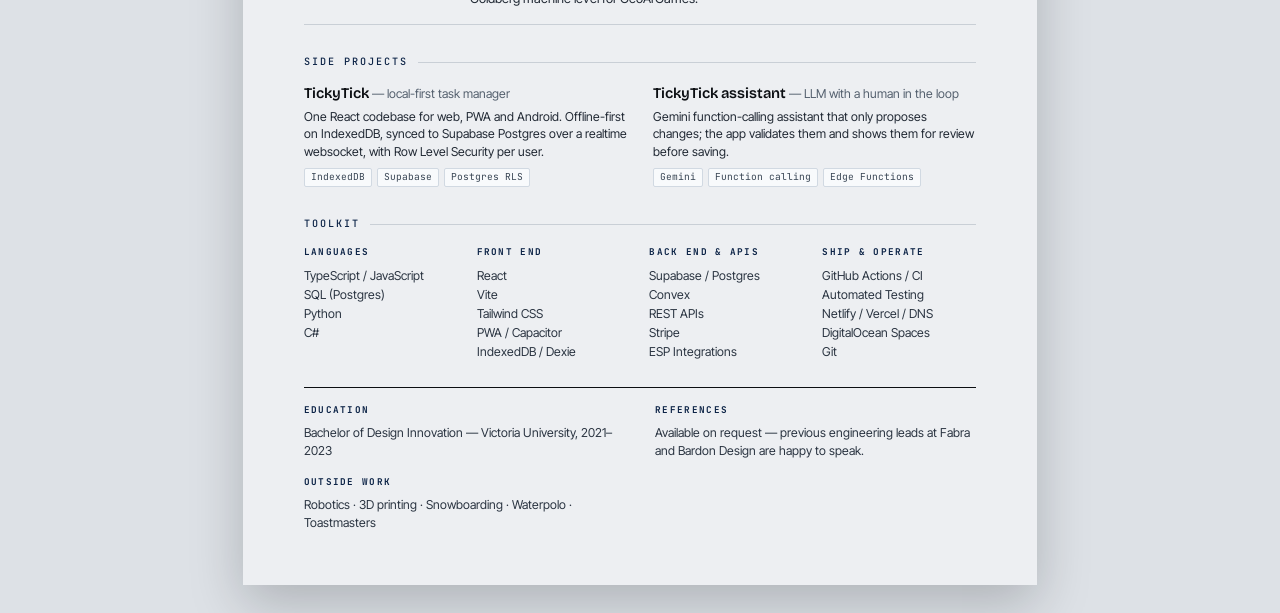
<file: profiles/full-stack-engineer.html>
<!DOCTYPE html>
<html lang="en">

<head>
  <meta charset="utf-8">
  <meta name="viewport" content="width=device-width, initial-scale=1">
  <title>Toby Crust — CV · Full-Stack Engineer</title>
  <link rel="preconnect" href="https://fonts.googleapis.com">
  <link rel="preconnect" href="https://fonts.gstatic.com" crossorigin>
  <link
    href="https://fonts.googleapis.com/css2?family=Bricolage+Grotesque:opsz,wght@12..96,400;12..96,600;12..96,800&family=Inter+Tight:wght@400;500;600&family=JetBrains+Mono:wght@400;500&display=swap"
    rel="stylesheet">
  <link rel="stylesheet" href="../cv.css">
</head>

<body>
  <div class="sheet">

    <header class="mast">
      <div class="name" data-echo="Toby Crust">Toby <span class="sur">Crust</span></div>
      <div class="tag">Full-Stack Engineer — React · TypeScript · Payments &amp; Integrations</div>
      <div class="contact">
        <span>Sydney, AU</span>
        <span>+61 425 843 487</span>
        <a href="mailto:tobycrust@gmail.com">tobycrust@gmail.com</a>
        <a href="https://toby-crust-portfolio.vercel.app" target="_blank">toby-crust-portfolio.vercel.app</a>
        <a href="https://www.linkedin.com/in/toby-crust-a6a2a2245/" target="_blank">LinkedIn /toby-crust</a>
      </div>
      <p class="lede">Full-stack engineer shipping <b>React and TypeScript</b> products end to end: features across
        Fabra's SaaS product, a national donation site that raised <b>$165,575</b> through Stripe under
        broadcast-driven traffic, and a <b>local-first</b> task manager that syncs across web, PWA and Android. Three
        years of owning the backend, integrations and deploys as well as the UI.
      </p>
    </header>

    <h2>Selected work</h2>

    <article class="proj">
      <div class="who">Slik · FightMND</div>
      <h3>National campaign donation platform</h3>
      <p>Full-stack build of the donation site for a national fundraising campaign: Stripe payment flow, supporter data
        capture, and a front end that held up under broadcast-driven traffic spikes.</p>
      <div class="stack"><span>React</span><span>TypeScript</span><span>Stripe</span><span>Netlify</span></div>
      <div class="metrics">
        <div class="metric">
          <div class="n"><span class="highlight">$165,575</span></div>
          <div class="l">Raised through the platform</div>
        </div>
        <div class="metric">
          <div class="n"><span class="highlight">8.9K</span></div>
          <div class="l">Peak concurrent viewers</div>
        </div>
      </div>
    </article>

    <article class="proj">
      <div class="who">Fabra · SaaS product</div>
      <h3>Share-design permissions and email validation</h3>
      <p>Took over a departing senior engineer's workstream mid-flight and shipped share-design permissions and email
        validation end to end, front and back, in Fabra's core SaaS product.</p>
      <div class="stack"><span>React</span><span>TypeScript</span><span>Permissions</span><span>Validation</span><span>Internal
          tooling</span></div>
    </article>

    <article class="proj">
      <div class="who">Slik · AI &amp; Internal Tooling</div>
      <h3>Slack-to-VM AI Agent &amp; Testing Pipeline</h3>
      <p>Internal pipeline where non-technical team members request project changes in Slack; an AI agent provisions a
        virtual machine, applies the change, runs the test suite and alerts me for final PR review and merge.</p>
      <div class="stack"><span>Python</span><span>AI Agents</span><span>Slack API</span><span>GitHub
          Actions</span><span>CI/CD</span></div>
    </article>

    <h2>Experience</h2>

    <div class="role">
      <div class="when">Dec 2025 — present</div>
      <div class="what">
        <strong>Slik</strong> <em>— Software Engineer, Sydney</em>
        <ul>
          <li>Full-stack client web work: Stripe checkout flows, mailing-list and ESP integrations, Netlify deployments
            and DNS.</li>
          <li>Automated content and data pipelines with GitHub Actions and DigitalOcean Spaces.</li>
          <li>Built internal Slack-to-VM AI agent workflows that turn stakeholder requests into tested pull
            requests.</li>
          <li>Lead developer on the NT Government AR app, through to App Store Connect and Play Console release.</li>
        </ul>
      </div>
    </div>

    <div class="role">
      <div class="when">Oct 2024 — Oct 2025</div>
      <div class="what">
        <strong>Fabra</strong> <em>— Software Engineer, Sydney</em>
        <ul>
          <li>Built features across Fabra's core SaaS product in React and TypeScript.</li>
          <li>Wrote internal tooling that cut manual steps out of the team's day-to-day backend operations.</li>
        </ul>
      </div>
    </div>

    <div class="role">
      <div class="when">Feb — Oct 2024</div>
      <div class="what">
        <strong>Bardon Design</strong> <em>— Junior Software Engineer, Bangkok</em>
        <ul>
          <li>Worked with the Louis Vuitton team on a gamified e-commerce experience built to lift engagement through
            interactive shopping.</li>
          <li>Built an interactive AR furniture selection app.</li>
        </ul>
      </div>
    </div>

    <div class="role">
      <div class="when">Summers, 2021 — 2023</div>
      <div class="what">
        <strong>Software internships</strong> <em>— Auckland</em>
        <ul>
          <li>Built a 2D arcade game embedded in the Yuri&amp;Niels site, and an AR Rube Goldberg machine level for
            GeoArGames.</li>
        </ul>
      </div>
    </div>

    <h2>Side projects</h2>
    <div class="side">
      <div>
        <strong>TickyTick</strong> <em>— local-first task manager</em>
        <p>One React codebase for web, PWA and Android. Offline-first on IndexedDB, synced to Supabase Postgres over a
          realtime websocket, with Row Level Security per user.</p>
        <div class="stack"><span>IndexedDB</span><span>Supabase</span><span>Postgres RLS</span></div>
      </div>
      <div>
        <strong>TickyTick assistant</strong> <em>— LLM with a human in the loop</em>
        <p>Gemini function-calling assistant that only proposes changes; the app validates them and shows them for
          review before saving.</p>
        <div class="stack"><span>Gemini</span><span>Function calling</span><span>Edge Functions</span></div>
      </div>
    </div>

    <h2>Toolkit</h2>
    <div class="grid">
      <div>
        <h4>Languages</h4>
        <ul>
          <li>TypeScript / JavaScript</li>
          <li>SQL (Postgres)</li>
          <li>Python</li>
          <li>C#</li>
        </ul>
      </div>
      <div>
        <h4>Front end</h4>
        <ul>
          <li>React</li>
          <li>Vite</li>
          <li>Tailwind CSS</li>
          <li>PWA / Capacitor</li>
          <li>IndexedDB / Dexie</li>
        </ul>
      </div>
      <div>
        <h4>Back end &amp; APIs</h4>
        <ul>
          <li>Supabase / Postgres</li>
          <li>Convex</li>
          <li>REST APIs</li>
          <li>Stripe</li>
          <li>ESP Integrations</li>
        </ul>
      </div>
      <div>
        <h4>Ship &amp; Operate</h4>
        <ul>
          <li>GitHub Actions / CI</li>
          <li>Automated Testing</li>
          <li>Netlify / Vercel / DNS</li>
          <li>DigitalOcean Spaces</li>
          <li>Git</li>
        </ul>
      </div>
    </div>

    <div class="foot">
      <div>
        <h4>Education</h4>
        Bachelor of Design Innovation — Victoria University, 2021–2023
        <h4 style="margin-top:4mm">Outside work</h4>
        Robotics · 3D printing · Snowboarding · Waterpolo · Toastmasters
      </div>
      <div>
        <h4>References</h4>
        Available on request — previous engineering leads at Fabra and Bardon Design are happy to speak.
      </div>
    </div>

  </div>
</body>

</html>
</file>
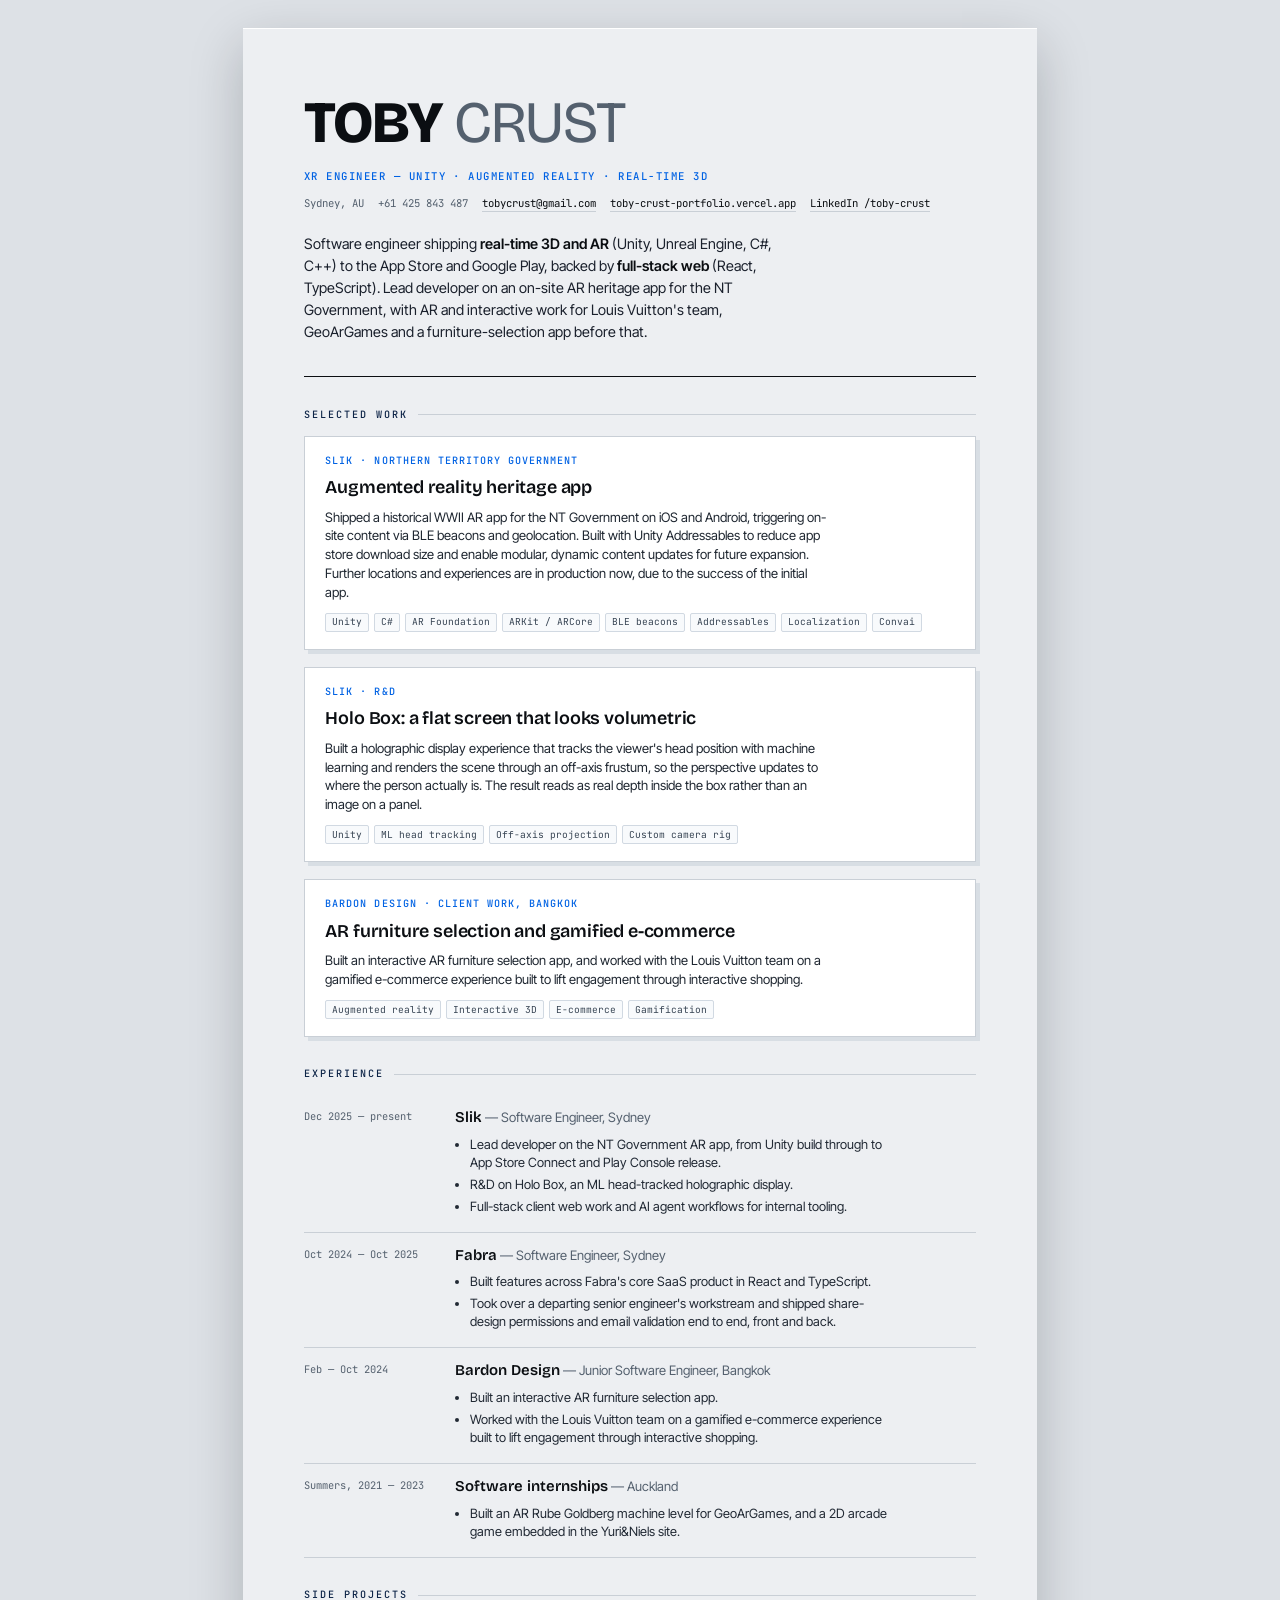
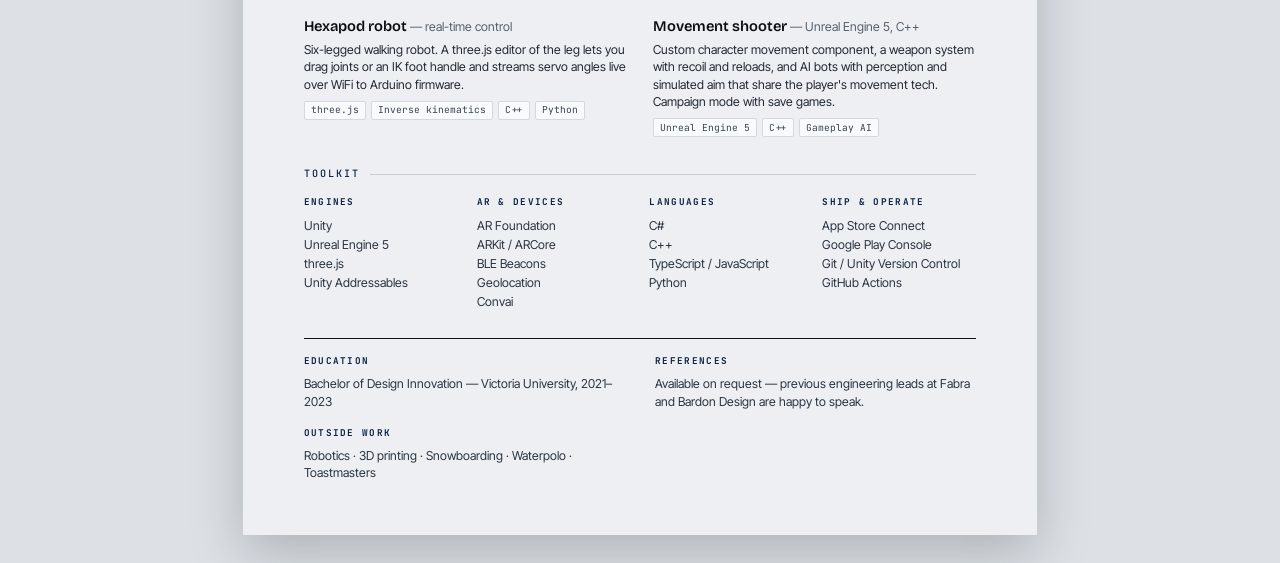
<file: profiles/xr-engineer.html>
<!DOCTYPE html>
<html lang="en">

<head>
  <meta charset="utf-8">
  <meta name="viewport" content="width=device-width, initial-scale=1">
  <title>Toby Crust — CV · XR Engineer</title>
  <link rel="preconnect" href="https://fonts.googleapis.com">
  <link rel="preconnect" href="https://fonts.gstatic.com" crossorigin>
  <link
    href="https://fonts.googleapis.com/css2?family=Bricolage+Grotesque:opsz,wght@12..96,400;12..96,600;12..96,800&family=Inter+Tight:wght@400;500;600&family=JetBrains+Mono:wght@400;500&display=swap"
    rel="stylesheet">
  <link rel="stylesheet" href="../cv.css">
</head>

<body>
  <div class="sheet">

    <header class="mast">
      <div class="name" data-echo="Toby Crust">Toby <span class="sur">Crust</span></div>
      <div class="tag">XR Engineer — Unity · Augmented Reality · Real-time 3D</div>
      <div class="contact">
        <span>Sydney, AU</span>
        <span>+61 425 843 487</span>
        <a href="mailto:tobycrust@gmail.com">tobycrust@gmail.com</a>
        <a href="https://toby-crust-portfolio.vercel.app" target="_blank">toby-crust-portfolio.vercel.app</a>
        <a href="https://www.linkedin.com/in/toby-crust-a6a2a2245/" target="_blank">LinkedIn /toby-crust</a>
      </div>
      <p class="lede">Software engineer shipping <b>real-time 3D and AR</b> (Unity, Unreal Engine, C#, C++) to the App
        Store and Google Play, backed by <b>full-stack web</b> (React, TypeScript). Lead developer on an on-site AR
        heritage app for the NT Government, with AR and interactive work for Louis Vuitton's team, GeoArGames and a
        furniture-selection app before that.
      </p>
    </header>

    <h2>Selected work</h2>

    <article class="proj">
      <div class="who">Slik · Northern Territory Government</div>
      <h3>Augmented reality heritage app</h3>
      <p>Shipped a historical WWII AR app for the NT Government on iOS and Android, triggering on-site content via BLE
        beacons and geolocation. Built with Unity Addressables to reduce app store download size and enable modular,
        dynamic content updates for future expansion. Further locations and experiences are in production now, due to
        the success of the initial app.</p>
      <div class="stack"><span>Unity</span><span>C#</span><span>AR Foundation</span><span>ARKit / ARCore</span><span>BLE
          beacons</span><span>Addressables</span><span>Localization</span><span>Convai</span></div>
    </article>

    <article class="proj">
      <div class="who">Slik · R&amp;D</div>
      <h3>Holo Box: a flat screen that looks volumetric</h3>
      <p>Built a holographic display experience that tracks the viewer's head position with machine learning and
        renders the scene through an off-axis frustum, so the perspective updates to where the person actually is. The
        result reads as real depth inside the box rather than an image on a panel.</p>
      <div class="stack"><span>Unity</span><span>ML head tracking</span><span>Off-axis projection</span><span>Custom
          camera rig</span></div>
    </article>

    <article class="proj">
      <div class="who">Bardon Design · Client work, Bangkok</div>
      <h3>AR furniture selection and gamified e-commerce</h3>
      <p>Built an interactive AR furniture selection app, and worked with the Louis Vuitton team on a gamified
        e-commerce experience built to lift engagement through interactive shopping.</p>
      <div class="stack"><span>Augmented reality</span><span>Interactive 3D</span><span>E-commerce</span><span>Gamification</span></div>
    </article>

    <h2>Experience</h2>

    <div class="role">
      <div class="when">Dec 2025 — present</div>
      <div class="what">
        <strong>Slik</strong> <em>— Software Engineer, Sydney</em>
        <ul>
          <li>Lead developer on the NT Government AR app, from Unity build through to App Store Connect and Play Console
            release.</li>
          <li>R&amp;D on Holo Box, an ML head-tracked holographic display.</li>
          <li>Full-stack client web work and AI agent workflows for internal tooling.</li>
        </ul>
      </div>
    </div>

    <div class="role">
      <div class="when">Oct 2024 — Oct 2025</div>
      <div class="what">
        <strong>Fabra</strong> <em>— Software Engineer, Sydney</em>
        <ul>
          <li>Built features across Fabra's core SaaS product in React and TypeScript.</li>
          <li>Took over a departing senior engineer's workstream and shipped share-design permissions and email
            validation end to end, front and back.</li>
        </ul>
      </div>
    </div>

    <div class="role">
      <div class="when">Feb — Oct 2024</div>
      <div class="what">
        <strong>Bardon Design</strong> <em>— Junior Software Engineer, Bangkok</em>
        <ul>
          <li>Built an interactive AR furniture selection app.</li>
          <li>Worked with the Louis Vuitton team on a gamified e-commerce experience built to lift engagement through
            interactive shopping.</li>
        </ul>
      </div>
    </div>

    <div class="role">
      <div class="when">Summers, 2021 — 2023</div>
      <div class="what">
        <strong>Software internships</strong> <em>— Auckland</em>
        <ul>
          <li>Built an AR Rube Goldberg machine level for GeoArGames, and a 2D arcade game embedded in the
            Yuri&amp;Niels site.</li>
        </ul>
      </div>
    </div>

    <h2>Side projects</h2>
    <div class="side">
      <div>
        <strong>Hexapod robot</strong> <em>— real-time control</em>
        <p>Six-legged walking robot. A three.js editor of the leg lets you drag joints or an IK foot handle and streams
          servo angles live over WiFi to Arduino firmware.</p>
        <div class="stack"><span>three.js</span><span>Inverse kinematics</span><span>C++</span><span>Python</span></div>
      </div>
      <div>
        <strong>Movement shooter</strong> <em>— Unreal Engine 5, C++</em>
        <p>Custom character movement component, a weapon system with recoil and reloads, and AI bots with perception
          and simulated aim that share the player's movement tech. Campaign mode with save games.</p>
        <div class="stack"><span>Unreal Engine 5</span><span>C++</span><span>Gameplay AI</span></div>
      </div>
    </div>

    <h2>Toolkit</h2>
    <div class="grid">
      <div>
        <h4>Engines</h4>
        <ul>
          <li>Unity</li>
          <li>Unreal Engine 5</li>
          <li>three.js</li>
          <li>Unity Addressables</li>
        </ul>
      </div>
      <div>
        <h4>AR &amp; Devices</h4>
        <ul>
          <li>AR Foundation</li>
          <li>ARKit / ARCore</li>
          <li>BLE Beacons</li>
          <li>Geolocation</li>
          <li>Convai</li>
        </ul>
      </div>
      <div>
        <h4>Languages</h4>
        <ul>
          <li>C#</li>
          <li>C++</li>
          <li>TypeScript / JavaScript</li>
          <li>Python</li>
        </ul>
      </div>
      <div>
        <h4>Ship &amp; Operate</h4>
        <ul>
          <li>App Store Connect</li>
          <li>Google Play Console</li>
          <li>Git / Unity Version Control</li>
          <li>GitHub Actions</li>
        </ul>
      </div>
    </div>

    <div class="foot">
      <div>
        <h4>Education</h4>
        Bachelor of Design Innovation — Victoria University, 2021–2023
        <h4 style="margin-top:4mm">Outside work</h4>
        Robotics · 3D printing · Snowboarding · Waterpolo · Toastmasters
      </div>
      <div>
        <h4>References</h4>
        Available on request — previous engineering leads at Fabra and Bardon Design are happy to speak.
      </div>
    </div>

  </div>
</body>

</html>
</file>
<file: cv.css>
:root {
  --paper: #EDEFF2;
  --ink: #0B0E12;
  --ink-soft: #54606E;
  --rule: #C9CFD6;
  --accent: #0062E3;
  --accent-hover: #004FC4;
  --depth: #0D2447;
  --card-bg: #FFFFFF;
  --badge-bg: #EBF3FE;
  --badge-text: #0051BF;
}

* {
  box-sizing: border-box;
  margin: 0;
  padding: 0;
}

html {
  -webkit-text-size-adjust: 100%;
}

body {
  background: #DDE1E6;
  color: var(--ink);
  font-family: "Inter Tight", system-ui, -apple-system, Segoe UI, sans-serif;
  font-size: 10.2pt;
  line-height: 1.45;
  padding: 28px 16px;
}

.sheet {
  width: 210mm;
  min-height: 297mm;
  margin: 0 auto;
  background: var(--paper);
  padding: 18mm 16mm 14mm;
  box-shadow: 0 1px 0 #fff inset, 0 18px 50px rgba(11, 14, 18, .22);
  position: relative;
}

/* ---- signature: offset depth planes behind the name ---- */
.mast {
  position: relative;
  padding-bottom: 9mm;
  margin-bottom: 7mm;
  border-bottom: 1.5px solid var(--ink);
}

.planes {
  position: absolute;
  inset: auto auto 12mm 0;
  width: 100%;
  height: 0;
}

.name {
  font-family: "Bricolage Grotesque", Impact, sans-serif;
  font-weight: 800;
  font-size: 44pt;
  line-height: .92;
  letter-spacing: -.02em;
  text-transform: uppercase;
  position: relative;
  display: inline-block;
}

.name .sur {
  font-weight: 400;
  color: var(--ink-soft);
}

.name::before,
.name::after {
  content: attr(data-echo);
  position: absolute;
  left: 0;
  top: 0;
  z-index: -1;
  font-weight: 800;
  -webkit-text-stroke: 1px var(--rule);
  color: transparent;
}

.name::before {
  transform: translate(6px, 5px);
}

.name::after {
  transform: translate(12px, 10px);
  -webkit-text-stroke-color: #DCE0E5;
}

.tag {
  margin-top: 5mm;
  font-family: "JetBrains Mono", ui-monospace, monospace;
  font-size: 8pt;
  letter-spacing: .14em;
  text-transform: uppercase;
  color: var(--accent);
  font-weight: 500;
}

.contact {
  margin-top: 3mm;
  display: flex;
  flex-wrap: wrap;
  gap: 0 14px;
  font-family: "JetBrains Mono", ui-monospace, monospace;
  font-size: 8pt;
  color: var(--ink-soft);
}

.contact a {
  color: var(--ink);
  text-decoration: none;
  border-bottom: 1px solid var(--rule);
  transition: color 0.15s, border-color 0.15s;
}

.contact a:hover {
  color: var(--accent);
  border-color: var(--accent);
}

.lede {
  font-size: 10.8pt;
  line-height: 1.52;
  max-width: 62ch;
  margin-top: 5.5mm;
  color: #1a202c;
}

.lede b {
  font-weight: 600;
  color: var(--ink);
}

h2 {
  font-family: "JetBrains Mono", ui-monospace, monospace;
  font-size: 7.6pt;
  font-weight: 500;
  letter-spacing: .2em;
  text-transform: uppercase;
  color: var(--depth);
  display: flex;
  align-items: center;
  gap: 10px;
  margin: 8mm 0 3.5mm;
  break-after: avoid;
  page-break-after: avoid;
}

h2::after {
  content: "";
  flex: 1;
  height: 1px;
  background: var(--rule);
}

/* ---- project cards: stacked-plane shadow, echoing the depth idea ---- */
.proj {
  position: relative;
  background: var(--card-bg);
  border: 1px solid var(--rule);
  padding: 4.5mm 5.5mm;
  margin-bottom: 4.5mm;
  box-shadow: 4px 4px 0 #D8DEE4;
  break-inside: avoid;
  page-break-inside: avoid;
}

.proj h3 {
  font-family: "Bricolage Grotesque", sans-serif;
  font-size: 13.5pt;
  font-weight: 600;
  letter-spacing: -.01em;
  color: var(--ink);
}

.proj .who {
  font-family: "JetBrains Mono", monospace;
  font-size: 7.6pt;
  letter-spacing: .1em;
  text-transform: uppercase;
  color: var(--accent);
  font-weight: 500;
  margin-bottom: 1.5mm;
}

.proj p {
  margin-top: 2mm;
  max-width: 63ch;
  font-size: 9.8pt;
  line-height: 1.44;
  color: #1e2630;
}

.proj code {
  font-family: "JetBrains Mono", ui-monospace, monospace;
  font-size: 8.6pt;
  color: var(--depth);
}

.stack {
  margin-top: 3mm;
  display: flex;
  flex-wrap: wrap;
  gap: 5px;
}

.stack span {
  font-family: "JetBrains Mono", monospace;
  font-size: 7.2pt;
  border: 1px solid #D1D9E2;
  background: #F8FAFC;
  padding: 1.5px 6px;
  color: #384554;
  border-radius: 2px;
}

.metrics {
  display: flex;
  gap: 9mm;
  margin-top: 3.5mm;
  border-top: 1px solid var(--rule);
  padding-top: 2.5mm;
}

.metric .n {
  font-family: "Bricolage Grotesque", sans-serif;
  font-size: 15pt;
  font-weight: 800;
  letter-spacing: -.02em;
  color: var(--accent);
}

.metric .l {
  font-family: "JetBrains Mono", monospace;
  font-size: 6.8pt;
  letter-spacing: .12em;
  text-transform: uppercase;
  color: var(--ink-soft);
}

.highlight {
  color: var(--accent);
  background: var(--badge-bg);
  padding: 0 4px;
  border-radius: 2px;
  font-weight: 600;
}

/* ---- roles ---- */
.role {
  display: grid;
  grid-template-columns: 34mm 1fr;
  gap: 6mm;
  padding: 3.2mm 0;
  border-bottom: 1px solid var(--rule);
  break-inside: avoid;
}

.role:last-of-type {
  border-bottom: 0;
}

.role .when {
  font-family: "JetBrains Mono", monospace;
  font-size: 7.8pt;
  color: var(--ink-soft);
  padding-top: 2px;
}

.role .what strong {
  font-family: "Bricolage Grotesque", sans-serif;
  font-size: 11.2pt;
  font-weight: 600;
  color: var(--ink);
}

.role .what em {
  font-style: normal;
  color: var(--ink-soft);
  font-size: 9.8pt;
}

.role ul {
  margin: 1.8mm 0 0 4mm;
  max-width: 61ch;
  font-size: 9.6pt;
}

.role li {
  margin-bottom: 1mm;
  line-height: 1.42;
  color: #212934;
}

/* ---- skills ---- */
.grid {
  display: grid;
  grid-template-columns: repeat(4, 1fr);
  gap: 5mm;
}

.grid h4 {
  font-family: "JetBrains Mono", monospace;
  font-size: 7pt;
  letter-spacing: .14em;
  text-transform: uppercase;
  color: var(--depth);
  margin-bottom: 2mm;
}

.grid ul {
  list-style: none;
  font-size: 9.2pt;
  line-height: 1.55;
  color: #2a3441;
}

.foot {
  display: grid;
  grid-template-columns: 1fr 1fr;
  gap: 8mm;
  margin-top: 7mm;
  padding-top: 4mm;
  border-top: 1.5px solid var(--ink);
  font-size: 9.2pt;
  color: #2a3441;
}

.foot h4 {
  font-family: "JetBrains Mono", monospace;
  font-size: 7pt;
  letter-spacing: .14em;
  text-transform: uppercase;
  color: var(--depth);
  margin-bottom: 2mm;
}

@media print {
  body {
    background: #fff;
    padding: 0;
  }

  .sheet {
    box-shadow: none;
    margin: 0;
    width: auto;
    min-height: 0;
    padding: 12mm 13mm;
  }

  a {
    color: var(--ink);
  }
}

@page {
  size: A4;
  margin: 0;
}

@media screen and (max-width:820px) {
  .sheet {
    width: 100%;
    padding: 10mm 7mm;
  }

  .name {
    font-size: 32pt;
  }

  .grid {
    grid-template-columns: repeat(2, 1fr);
  }

  .role {
    grid-template-columns: 1fr;
    gap: 1mm;
  }

  .foot {
    grid-template-columns: 1fr;
  }
}

/* ---- side projects: compact two-up list ---- */
.side {
  display: grid;
  grid-template-columns: 1fr 1fr;
  gap: 4mm 7mm;
}

.side > div {
  break-inside: avoid;
}

.side strong {
  font-family: "Bricolage Grotesque", sans-serif;
  font-size: 11pt;
  font-weight: 600;
  color: var(--ink);
}

.side em {
  font-style: normal;
  color: var(--ink-soft);
  font-size: 9.2pt;
}

.side p {
  margin-top: 1mm;
  font-size: 9.2pt;
  line-height: 1.42;
  color: #212934;
}

.side .stack {
  margin-top: 2mm;
}

@media screen and (max-width:820px) {
  .side {
    grid-template-columns: 1fr;
  }
}
</file>
